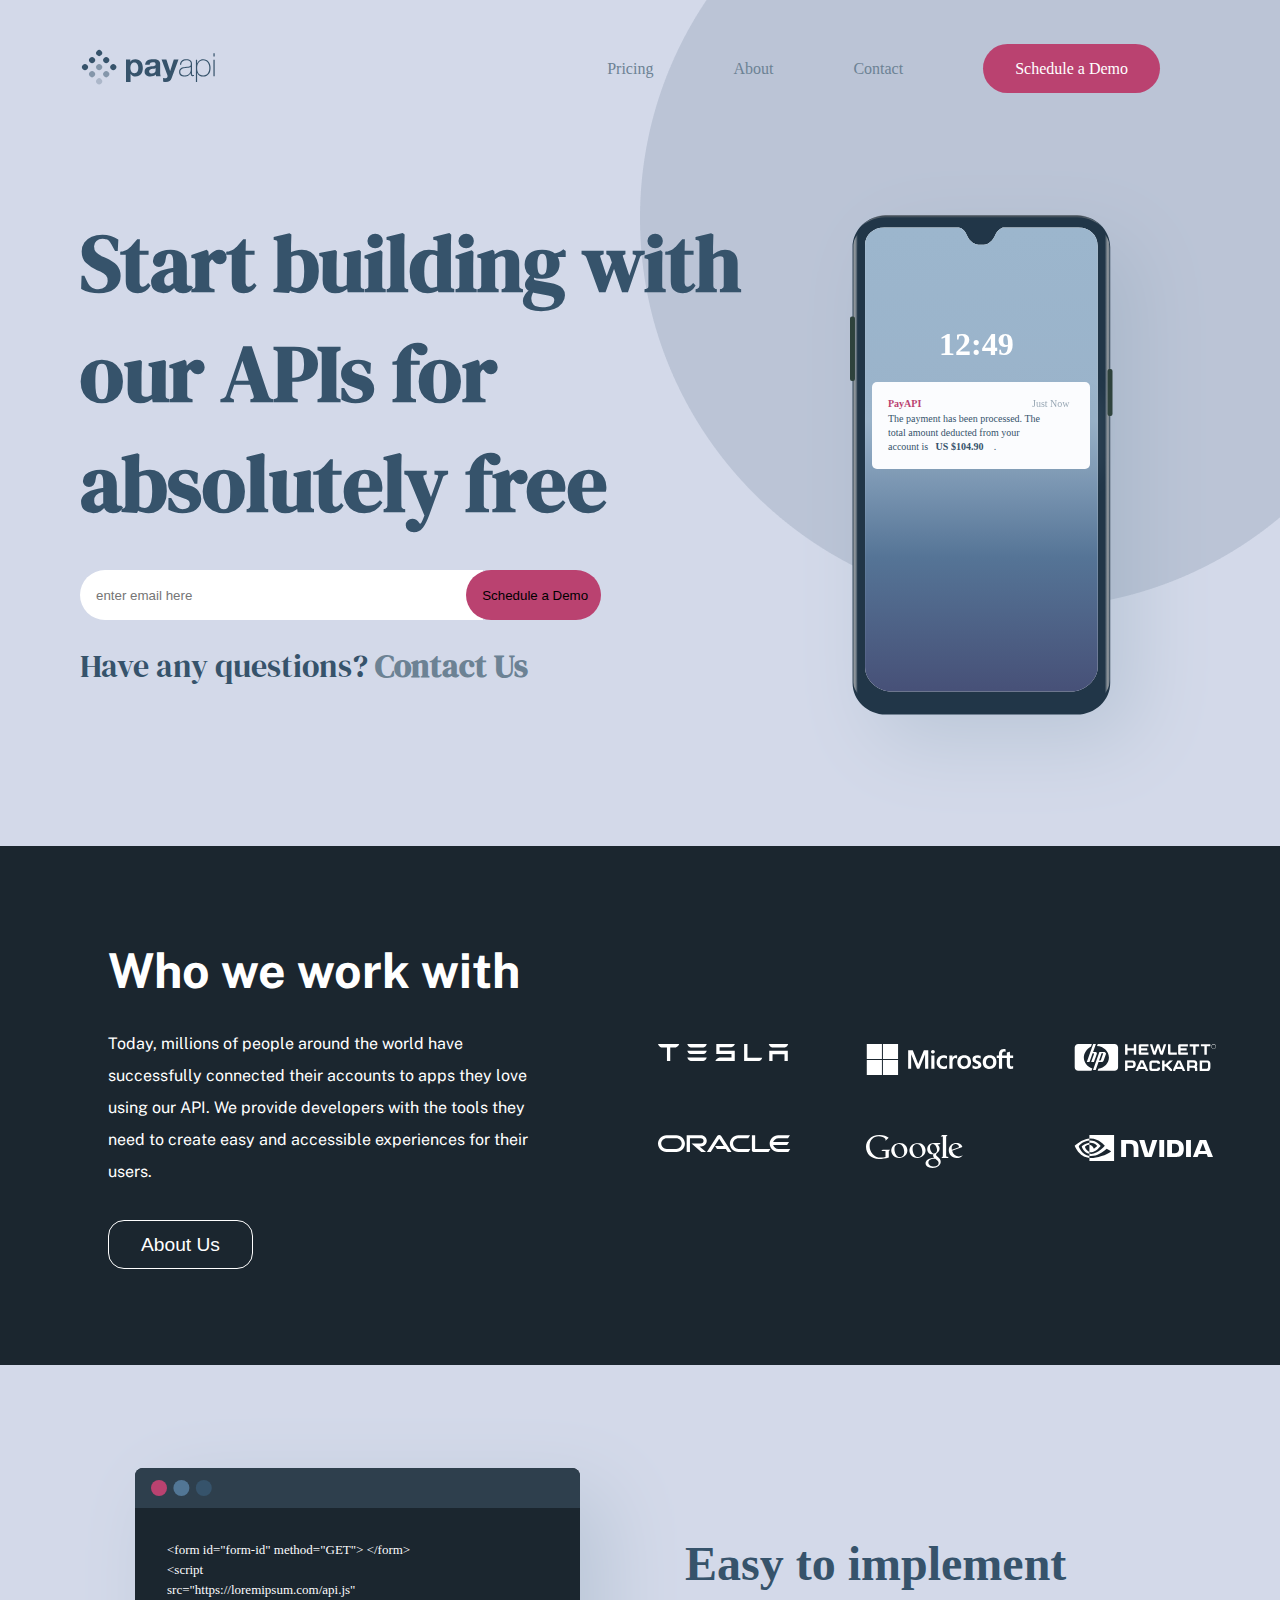
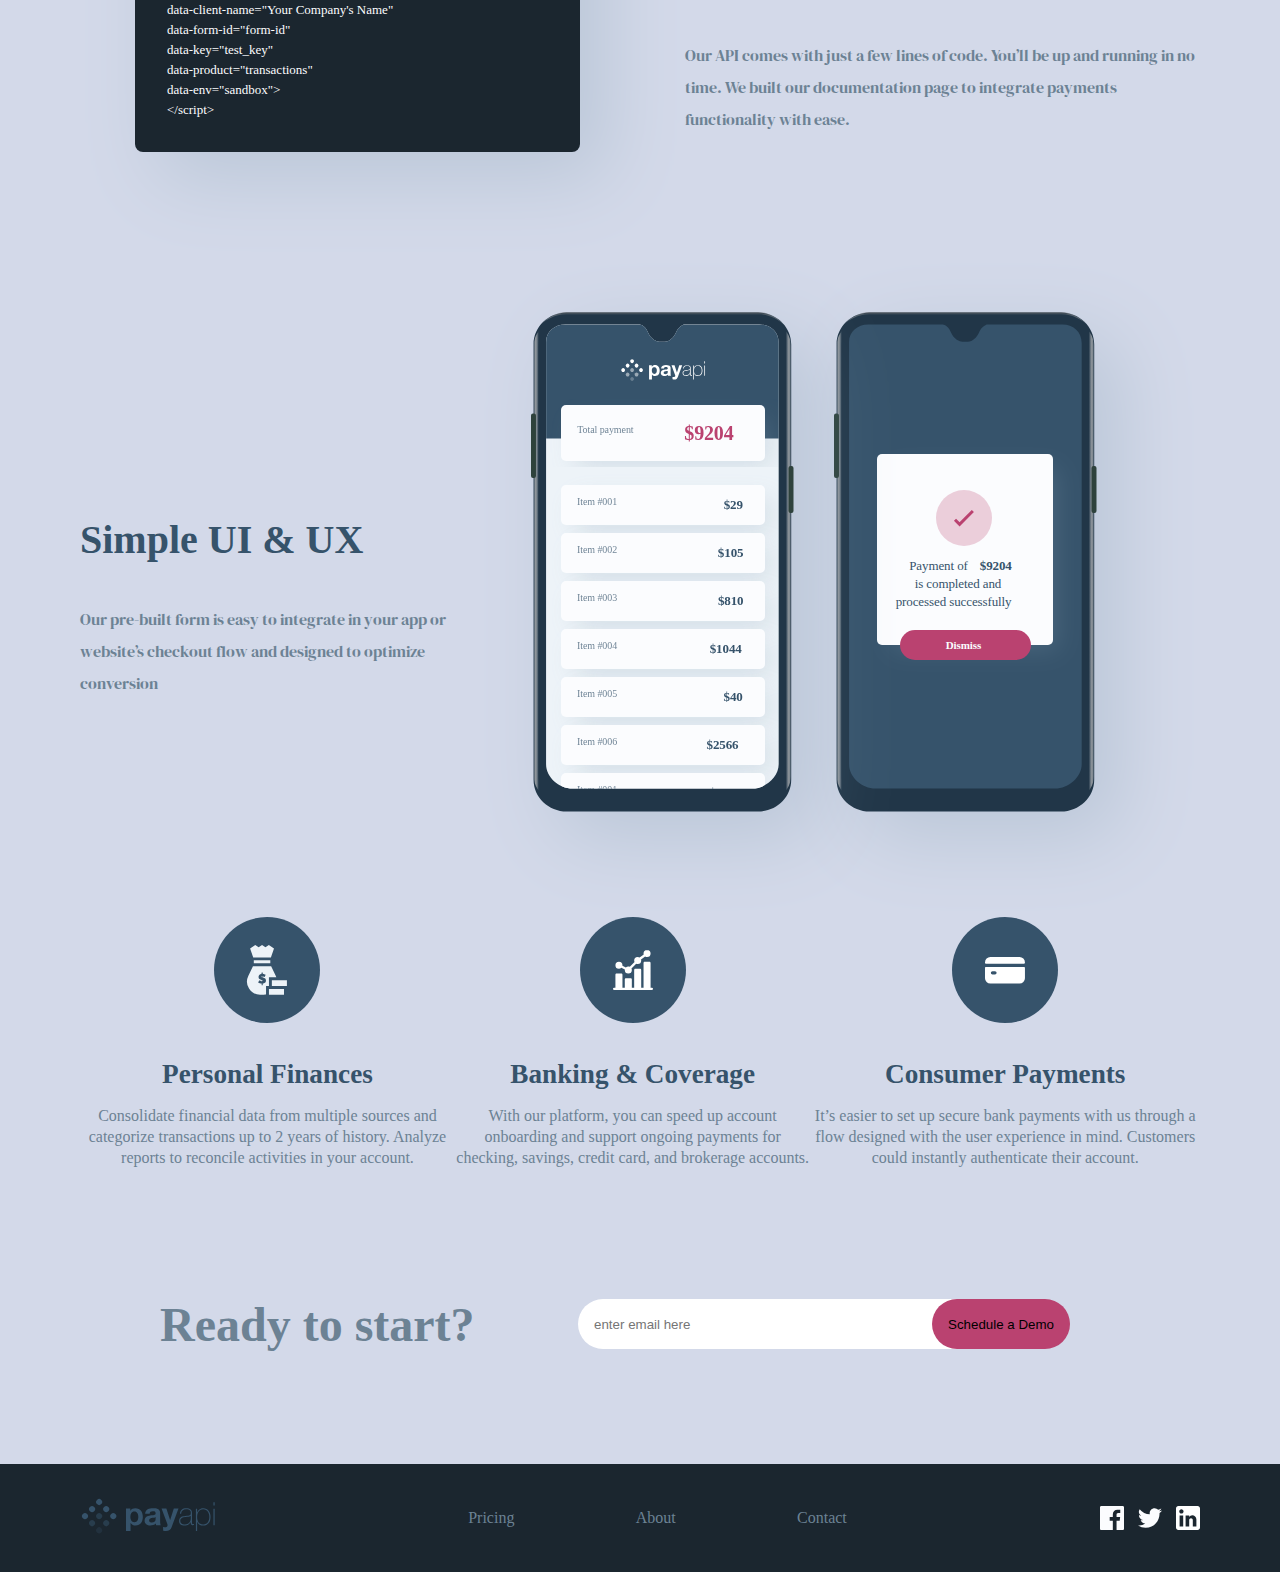
<file: payapi-multi-page-website/starter-code/index.html>
<!DOCTYPE html>
<html lang="en">
  <head>
    <meta charset="UTF-8" />
    <meta name="viewport" content="width=device-width, initial-scale=1.0" />

    <link
      rel="icon"
      type="image/png"
      sizes="32x32"
      href="./assets/favicon-32x32.png"
    />
    <link rel="stylesheet" href="style.css" />
    <link rel="preconnect" href="https://fonts.googleapis.com" />
    <link rel="preconnect" href="https://fonts.gstatic.com" crossorigin />
    <link
      href="https://fonts.googleapis.com/css2?family=DM+Serif+Display&family=Public+Sans&display=swap"
      rel="stylesheet"
    />
    <title>Frontend Mentor | PayAPI Website Challenge</title>
  </head>

  <body class="bg-circle">
    <section class="">
      <header>
        <nav class="navbar container">
          <li class="logo">
            <a href="index.html"
              ><img src="assets/shared/desktop/logo.svg" alt=""
            /></a>
          </li>
          <ul class="nav_links">
            <li class="nav_list"><a href="pricing.html">Pricing</a></li>
            <li class="nav_list"><a href="about.html">About</a></li>
            <li class="nav_list"><a href="contact.html">Contact</a></li>
            <li class="nav_list">
              <a class="btn" href="#">Schedule a Demo</a>
            </li>
          </ul>

          <img class="toggle_btn" src="assets/shared/mobile/menu.svg" alt="" />
        </nav>
      </header>
      <img
        src="assets/home/desktop/illustration-phone-mockup.svg"
        class="big_phone"
        alt=""
      />
      <img src="assets/Bitmap-4.png" class="head_layer" alt="" />
      <section class="hero container">
        <div class="hero-1">
          <h1>Start building with our APIs for absolutely free</h1>
          <form>
            <input
              type="text"
              class="hero_input_1"
              placeholder="enter email here"
            />
            <input type="submit" class="hero_input_2" value="Schedule a Demo" />
          </form>
          <h3>Have any questions? <span>Contact Us </span></h3>
        </div>
      </section>

      <!------END HERO WITH  BIG TEXT------------------ -->

      <!-- BEGIN SECTION WITH BLUE BACKGROUND------------------ -->
      <section class="about-us">
        <div class="para-info container">
          <h1>Who we work with</h1>
          <p class="para-main">
            Today, millions of people around the world have successfully
            connected their accounts to apps they love using our API. We provide
            developers with the tools they need to create easy and accessible
            experiences for their users.
          </p>
          <button class="about">About Us</button>
        </div>

        <div class="social-info">
          <img src="assets/shared/desktop/tesla.svg" alt="" />
          <img src="assets/shared/desktop/microsoft.svg" alt="" />
          <img src="assets/shared/desktop/hewlett-packard.svg" alt="" />
          <img src="assets/shared/desktop/oracle.svg" alt="" />
          <img src="assets/shared/desktop/google.svg" alt="" />
          <img src="assets/shared/desktop/nvidia.svg" alt="" />
        </div>
      </section>
      <!-- END SECTION WITH BLUE BACKGROUND------------------ -->
      <!-- <div class="relative_container">
        <img
          class="phone-1"
          src="assets/home/desktop/illustration-phone-mockup.svg"
          alt=""
        />
        <img class="head_layer" src="assets/Maspng" alt="" />
      </div> -->

      <section class="container">
        <div class="text_pic">
          <img
            src="assets/home/desktop/illustration-easy-to-implement.svg"
            alt=""
          />

          <div class="image_text">
            <h1>Easy to implement</h1>
            <p>
              Our API comes with just a few lines of code. You’ll be up and
              running in no time. We built our documentation page to integrate
              payments functionality with ease.
            </p>
          </div>
        </div>

        <div class="simple_text">
          <div class="simple">
            <h1>Simple UI & UX</h1>
            <p>
              Our pre-built form is easy to integrate in your app or website’s
              checkout flow and designed to optimize conversion
            </p>
          </div>

          <img
            class="simple_img"
            src="assets/home/desktop/illustration-simple-ui.svg"
            alt=""
            class="img-1"
          />
        </div>

        <div class="packages">
          <div class="finance">
            <img
              class="package-img"
              src="assets/home/desktop/icon-personal-finances.svg"
              alt=""
            />
            <h3 class="custom">Personal Finances</h3>
            <p class="para-1">
              Consolidate financial data from multiple sources and categorize
              transactions up to 2 years of history. Analyze reports to
              reconcile activities in your account.
            </p>
          </div>
          <div class="banking">
            <img
              class="package-img"
              src="assets/home/desktop/icon-banking-and-coverage.svg"
              alt=""
            />
            <h3 class="custom">Banking & Coverage</h3>
            <p class="para-1">
              With our platform, you can speed up account onboarding and support
              ongoing payments for checking, savings, credit card, and brokerage
              accounts.
            </p>
          </div>
          <div class="payment">
            <img
              class="package-img"
              src="assets/home/desktop/icon-consumer-payments.svg"
              alt=""
            />
            <h3 class="custom">Consumer Payments</h3>
            <p class="para-1">
              It’s easier to set up secure bank payments with us through a flow
              designed with the user experience in mind. Customers could
              instantly authenticate their account.
            </p>
          </div>
        </div>

        <div class="ready container">
          <div class="ready-info">
            <h1>Ready to start?</h1>
          </div>
          <form action="">
            <input
              type="text"
              class="ready_input_1"
              placeholder="enter email here"
            />
            <input
              type="submit"
              class="ready_input_2"
              value="Schedule a Demo"
            />
          </form>
        </div>
      </section>

      <footer class="footer container">
        <div class="logo_footer">
          <img src="assets/shared/desktop/logo.svg" alt="" />
        </div>
        <nav class="footer_nav">
          <ul class="nav_items">
            <li class="nav-list"><a href="pricing.html">Pricing</a></li>
            <li class="nav-list"><a href="about.html">About</a></li>
            <li class="nav-list"><a href="contact.html">Contact</a></li>
          </ul>
        </nav>
        <div class="socials-1">
          <img src="assets/shared/desktop/facebook.svg" alt="" />
          <img src="assets/shared/desktop/twitter.svg" alt="" />
          <img src="assets/shared/desktop/linkedin.svg" alt="" />
        </div>
      </footer>
    </section>
    <script src="index.js"></script>
  </body>
</html>
</file>
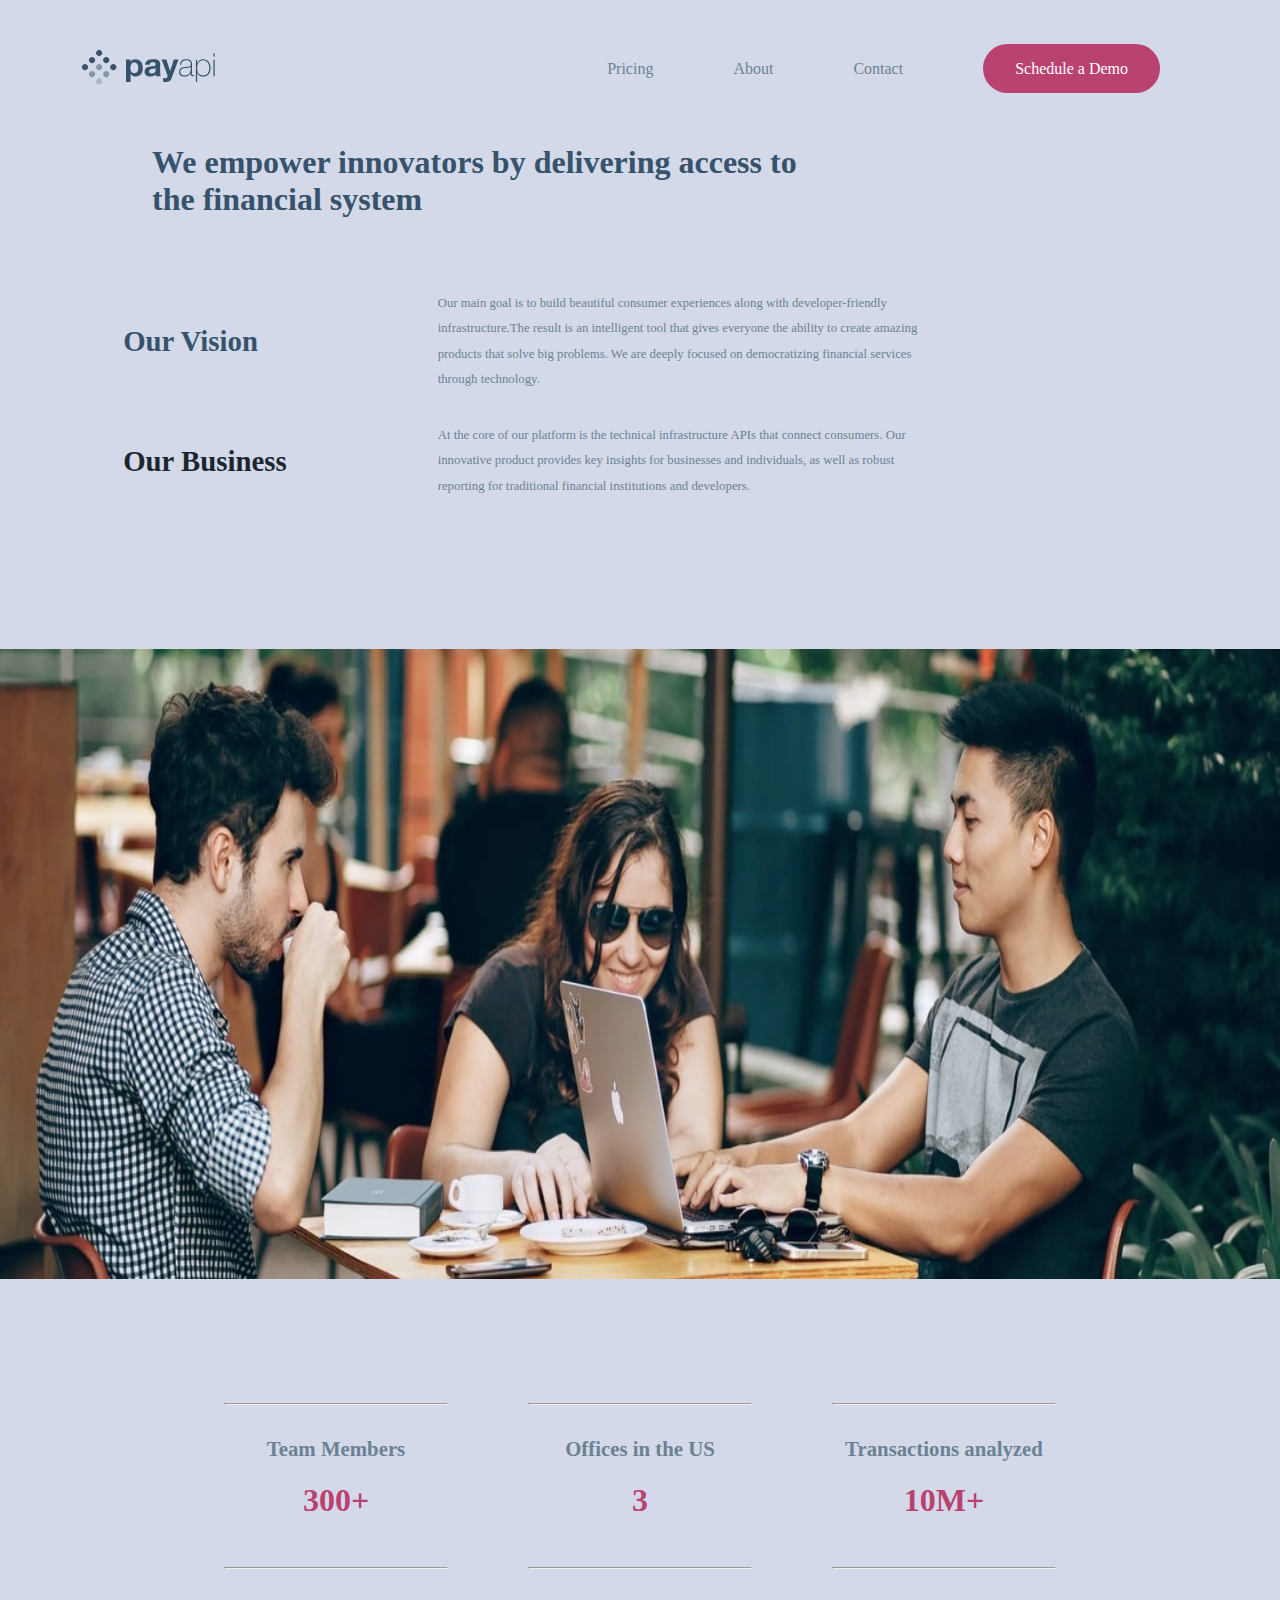
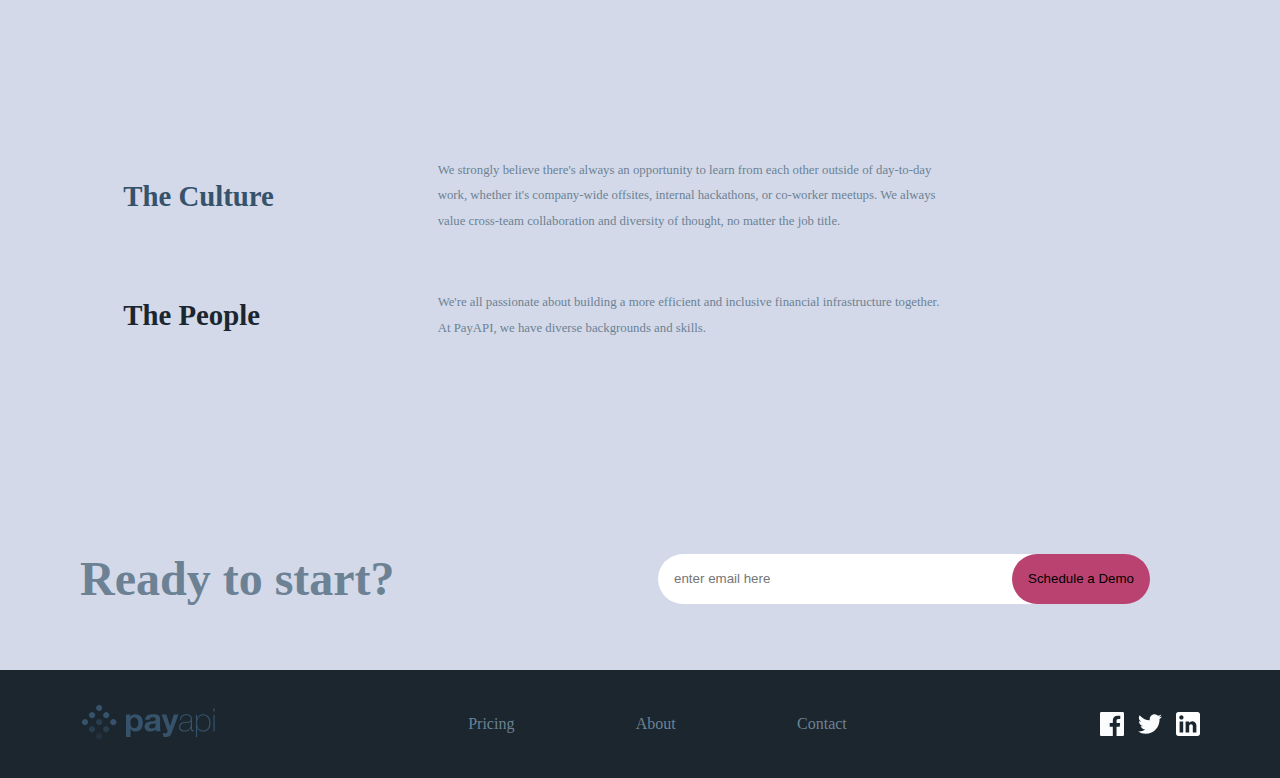
<file: payapi-multi-page-website/starter-code/about.html>
<!DOCTYPE html>
<html lang="en">
  <head>
    <meta charset="UTF-8" />
    <meta name="viewport" content="width=device-width, initial-scale=1.0" />

    <link
      rel="icon"
      type="image/png"
      sizes="32x32"
      href="./assets/favicon-32x32.png"
    />
    <link rel="stylesheet" href="style.css" />
    <title>Frontend Mentor | PayAPI Website Challenge</title>
  </head>

  <body class="bg-sem">
    <header>
      <nav class="navbar container">
        <li class="logo">
          <a href="index.html"
            ><img src="assets/shared/desktop/logo.svg" alt=""
          /></a>
        </li>
        <ul class="nav_links">
          <li><a href="pricing.html">Pricing</a></li>
          <li><a href="about.html">About</a></li>
          <li><a href="contact.html">Contact</a></li>
          <li><a class="btn" href="#">Schedule a Demo</a></li>
        </ul>

        <img class="toggle_btn" src="assets/shared/mobile/menu.svg" alt="" />
      </nav>
    </header>
    <!-- <div class="pos">
        <img src="assets/Bitmap-2.png" alt="" />
      </div> -->

    <section class="about_header container">
      <h1>
        We empower innovators by delivering access to the financial system
      </h1>

      <div class="vision">
        <h3>Our Vision</h3>
        <p>
          Our main goal is to build beautiful consumer experiences along with
          developer-friendly infrastructure.The result is an intelligent tool
          that gives everyone the ability to create amazing products that solve
          big problems. We are deeply focused on democratizing financial
          services through technology.
        </p>
      </div>

      <div class="business">
        <h3>Our Business</h3>
        <p>
          At the core of our platform is the technical infrastructure APIs that
          connect consumers. Our innovative product provides key insights for
          businesses and individuals, as well as robust reporting for
          traditional financial institutions and developers.
        </p>
      </div>
    </section>

    <section class="about-background">
      <img src="assets/about/desktop/image-team-members.jpg" alt="" />
    </section>

    <section class="plan container">
      <div class="free_plan">
        <hr />
        <p>Team Members</p>
        <h2>300+</h2>
        <hr />
      </div>
      <div class="basic_plan">
        <hr />
        <p>Offices in the US</p>
        <h2>3</h2>
        <hr />
      </div>

      <div class="premium_plan">
        <hr />
        <p>Transactions analyzed</p>
        <h2>10M+</h2>

        <hr />
      </div>
    </section>
    <section class="about_header container">
      <div class="vision">
        <h3>The Culture</h3>
        <p>
          We strongly believe there's always an opportunity to learn from each
          other outside of day-to-day work, whether it's company-wide offsites,
          internal hackathons, or co-worker meetups. We always value cross-team
          collaboration and diversity of thought, no matter the job title.
        </p>
      </div>
      <div class="business">
        <h3>The People</h3>
        <p>
          We're all passionate about building a more efficient and inclusive
          financial infrastructure together. At PayAPI, we have diverse
          backgrounds and skills.
        </p>
      </div>
    </section>

    <div class="ready container">
      <div class="ready-info">
        <h1>Ready to start?</h1>
      </div>
      <form action="">
        <input
          type="text"
          class="ready_input_1"
          placeholder="enter email here"
        />
        <input type="submit" class="ready_input_2" value="Schedule a Demo" />
      </form>
    </div>
    <footer class="footer container">
      <div class="logo_footer">
        <img src="assets/shared/desktop/logo.svg" alt="" />
      </div>
      <nav class="footer_nav">
        <ul class="nav_items">
          <li class="nav-list"><a href="pricing.html">Pricing</a></li>
          <li class="nav-list"><a href="about.html">About</a></li>
          <li class="nav-list"><a href="contact.html">Contact</a></li>
        </ul>
      </nav>
      <div class="socials-1">
        <img src="assets/shared/desktop/facebook.svg" alt="" />
        <img src="assets/shared/desktop/twitter.svg" alt="" />
        <img src="assets/shared/desktop/linkedin.svg" alt="" />
      </div>
    </footer>
    <script src="index.js"></script>
  </body>
</html>
</file>
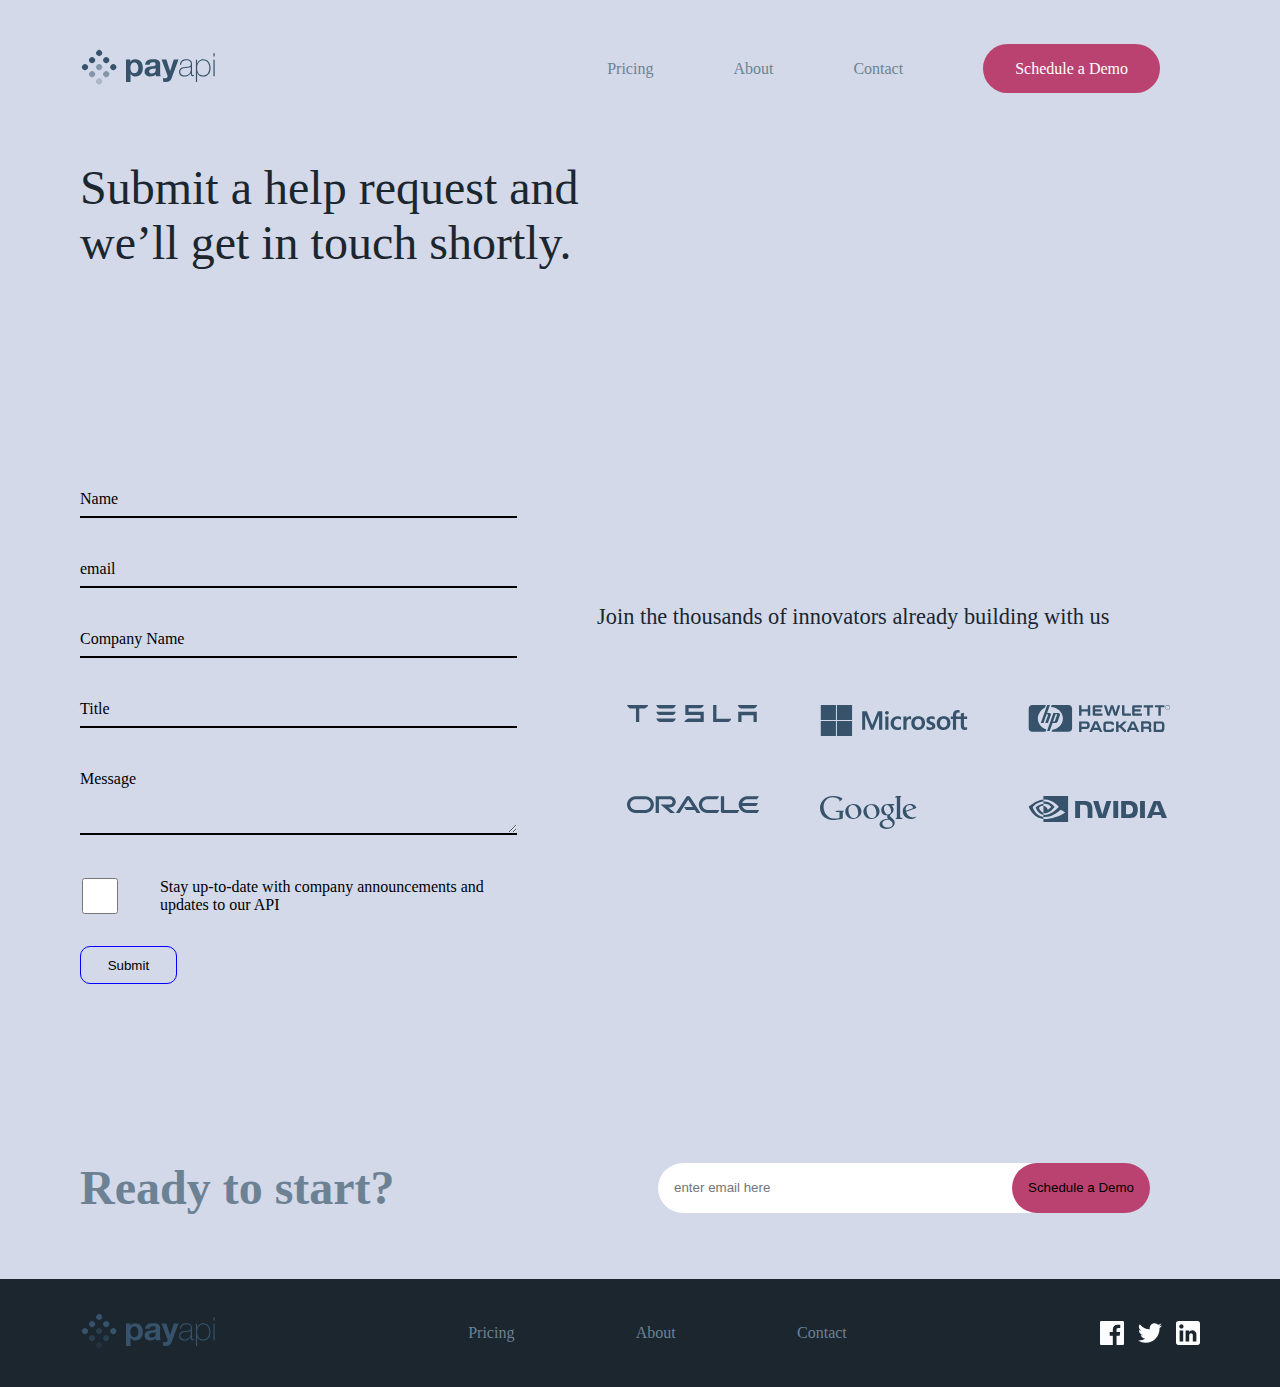
<file: payapi-multi-page-website/starter-code/contact.html>
<!DOCTYPE html>
<html lang="en">
  <head>
    <meta charset="UTF-8" />
    <meta name="viewport" content="width=device-width, initial-scale=1.0" />

    <link
      rel="icon"
      type="image/png"
      sizes="32x32"
      href="./assets/favicon-32x32.png"
    />
    <link rel="stylesheet" href="style.css" />

    <title>Frontend Mentor | PayAPI Website Challenge</title>
  </head>

  <body class="">
    <header>
      <nav class="navbar container">
        <li class="logo">
          <a href="index.html"
            ><img src="assets/shared/desktop/logo.svg" alt=""
          /></a>
        </li>
        <ul class="nav_links">
          <li><a href="pricing.html">Pricing</a></li>
          <li><a href="about.html">About</a></li>
          <li><a href="contact.html">Contact</a></li>
          <li><a class="btn" href="#">Schedule a Demo</a></li>
        </ul>

        <img class="toggle_btn" src="assets/shared/mobile/menu.svg" alt="" />
      </nav>
    </header>
    <section class="head container">
      <p>Submit a help request and we’ll get in touch shortly.</p>
    </section>
    <section class="form container">
      <form action="" method="GET" class="cont">
        <div class="input">
          <input type="text" class="input" required />
          <label for="">Name</label>
        </div>
        <div class="input">
          <input type="email" required />
          <label for="">email</label>
        </div>
        <div class="input">
          <input type="text" />
          <label for="">Company Name</label>
        </div>
        <div class="input">
          <input type="text" />
          <label for="">Title</label>
        </div>
        <div class="input">
          <textarea name="message" id="message" cols="30" rows="5"></textarea>
          <label for="">Message</label>
        </div>
        <div class="check">
          <input type="checkbox" />
          <p>
            Stay up-to-date with company announcements and updates to our API
          </p>
        </div>
        <div class="form_btn">
          <input type="submit" class="submit" />
        </div>
      </form>
      <div class="media_collections">
        <p>Join the thousands of innovators already building with us</p>
        <div class="social-info1">
          <img src="assets/shared/desktop/tesla.svg" alt="" />
          <img src="assets/shared/desktop/microsoft.svg" alt="" />
          <img src="assets/shared/desktop/hewlett-packard.svg" alt="" />
          <img src="assets/shared/desktop/oracle.svg" alt="" />
          <img src="assets/shared/desktop/google.svg" alt="" />
          <img src="assets/shared/desktop/nvidia.svg" alt="" />
        </div>
      </div>
    </section>

    <div class="ready container">
      <div class="ready-info">
        <h1>Ready to start?</h1>
      </div>
      <form action="">
        <input
          type="text"
          class="ready_input_1"
          placeholder="enter email here"
        />
        <input type="submit" class="ready_input_2" value="Schedule a Demo" />
      </form>
    </div>

    <footer class="footer container">
      <div class="logo_footer">
        <img src="assets/shared/desktop/logo.svg" alt="" />
      </div>
      <nav class="footer_nav">
        <ul class="nav_items">
          <li class="nav-list"><a href="pricing.html">Pricing</a></li>
          <li class="nav-list"><a href="about.html">About</a></li>
          <li class="nav-list"><a href="contact.html">Contact</a></li>
        </ul>
      </nav>
      <div class="socials-1">
        <img src="assets/shared/desktop/facebook.svg" alt="" />
        <img src="assets/shared/desktop/twitter.svg" alt="" />
        <img src="assets/shared/desktop/linkedin.svg" alt="" />
      </div>
    </footer>
    <script src="index.js"></script>
  </body>
</html>
</file>
<file: payapi-multi-page-website/starter-code/style.css>
* {
  margin: 0;
  padding: 0;
  box-sizing: border-box;
}

/* --------global styles */
html {
  scroll-behavior: smooth;
  font-size: 16px;
}
a {
  list-style: none;
  color: rgb(108, 130, 148);
  text-decoration: none;
}
body {
  background-color: rgb(211, 217, 233);
  width: 100%;
  background-repeat: no-repeat;
  background-position: top right;
}
/* --------------------End of global styles-------------- */

/* -----------------------header styling===================== */
.navbar {
  position: absolute;
  left: 0;
  top: 0;
  width: 100%;
  display: flex;
  justify-content: space-between;
  padding: 20px;
}
.navbar li {
  list-style: none;
}
ul {
  list-style: none;
}
.container {
  padding: 3em 5em;
}
.nav_links {
  display: flex;
  align-items: center;
}
.nav_links li {
  margin: 0 40px;
}
.btn {
  background-color: rgb(186, 66, 112);
  color: #fff;
  padding: 1em 2em;
  border: none;
  border-radius: 3rem;
  cursor: pointer;
}
.toggle_btn {
  position: absolute;
  top: 30px;
  right: 30px;
  width: 40px;
  cursor: pointer;
  display: none;
  z-index: 99;
}
.bg-circle {
  background-image: url(assets/Bitmap-1.png);
  background-repeat: no-repeat;
  background-position: top right;
  padding: 0;
}
.big_phone {
  position: absolute;
  top: 10rem;
  right: 4rem;
}
@media (max-width: 850px) {
  .navbar {
    padding: 0;
  }
  .logo {
    position: absolute;
    top: 30px;
    left: 30px;
    z-index: 99;
  }
  .nav_links {
    flex-direction: column;
    width: 100%;
    justify-content: center;
    height: 100vh;
    position: absolute;
    margin-top: -900px;
    background: #36536b;
    transition: 0.5s ease-in-out;
  }
  .nav_links li {
    margin: 30px auto;
  }
  .nav_links.active {
    margin-top: 0px;
  }
  .toggle_btn {
    display: block;
    z-index: 99;
  }
}

/* -----------------------End of header styles-------------------- */

/* -------------Hero styling with big text----------------- */
.phone-1 {
  display: none;
}
.head_layer {
  display: none;
}
.small_cover {
  display: none;
}
.hero {
  margin-top: 10rem;
  font-family: "DM Serif Display", serif;
}
.hero-1 {
  width: 60%;
  padding-bottom: 30px;
}
.hero-1 > h1 {
  font-size: 5rem;
  margin-bottom: 2rem;
  color: rgb(54, 83, 107);
}

.hero_input_1 {
  padding: 1rem;
  width: 60%;
  border: none;
  outline: none;
  border-radius: 25px 0 0 25px;
  height: 50px;
}
.hero_input_2 {
  width: 20%;
  height: 50px;
  border: none;
  outline: none;
  padding: 1rem;
  border-radius: 25px 25px;
  position: relative;
  left: -20px;
  background: rgb(186, 66, 112);
}
@media screen and (max-width: 850px) {
  .hero_input_1 {
    width: 100%;
    border-radius: 2rem;
    margin-bottom: 30px;
  }
  .hero-1 > h1,
  h3 {
    text-align: center;
  }
  .phone-1 {
    display: block;
    position: absolute;
    top: 90px;
    left: 30px;
    width: 100%;
  }
  .head_layer {
    display: block;
    position: absolute;
    top: 0px;
    left: 0px;
    width: 100%;
    z-index: -1;
  }
}
@media (max-width: 850px) {
  .hero {
    margin-top: 45em;
  }
  .hero-1 {
    display: flex;
    flex-direction: column;
    width: 100%;
    justify-content: center;
    align-items: center;
  }
  .hero-1 > h1 {
    font-size: 3rem;
    margin-bottom: 2rem;
    text-align: center;
  }
  .hero_input_1 {
    width: 100%;
  }
  .hero_input_2 {
    width: 100%;
    left: 0;
  }
  form {
    display: flex;
    flex-direction: column;
    align-items: center;
  }
}

/* -------------END OF HERO SECTION ------------------ */
.ready_input_1 {
  padding: 1rem;
  width: 400px;
  border: none;
  outline: none;
  border-radius: 25px;
  height: 50px;
  position: relative;
}
.ready_input_2 {
  height: 50px;
  border: none;
  outline: none;
  border-radius: 25px 25px;
  padding: 1rem;
  position: relative;
  left: -50px;
  background: rgb(186, 66, 112);
}

.hero-1 > h3 {
  font-size: 2rem;
  font-weight: lighter;
  color: rgb(54, 83, 107);
  margin-top: 1.5rem;
}
.hero-1 > h3 > span {
  font-weight: 600;
  color: rgb(108, 130, 148);
}
/* -------------------END OF HERO STYLING WITH BIG TEXT------------------- */

/* -----------xx----- ABOUT US WITH BLUE BACKGROUND----------------- */
.about-us {
  margin-top: 5rem;
  height: auto;
  padding: 3rem 0;
  background-color: rgb(27, 38, 47);
  display: flex;
  justify-content: center;
  align-items: center;
  width: 100%;
  font-family: "Public Sans", sans-serif;
}
.para-info {
  width: 600px;
  color: #fff;
}
.para-main {
  line-height: 2;
  margin-bottom: 2em;
}
.para-info > h1 {
  font-size: 3rem;
  margin-bottom: 0.6em;
}
.about {
  padding: 0.8rem 2rem;
  border-radius: 1rem;
  border: 1px solid white;
  font-size: 1.2rem;
  background: transparent;
  color: #fff;
}
.social-info {
  display: grid;
  grid-template-columns: 1fr 1fr 1fr;
}
.social-info1 {
  display: grid;
  grid-template-columns: 1fr 1fr 1fr;
}
.social-info > img {
  margin: 30px;
  filter: brightness(0) invert(3);
}
.social-info1 > img {
  margin: 30px;
}
@media (max-width: 850px) {
  .about-us {
    width: 100%;
  }
  .para-info h1 {
    align-items: center;
    font-size: 1.5rem;
    margin-bottom: 1.5rem;
  }
  .social-info {
    width: 100%;
    grid-template-columns: 1fr 1fr;
  }
  .social-info > img {
    margin: 20px;
  }
  .social-info1 {
    width: 100%;
    grid-template-columns: 1fr 1fr;
  }
  .social-info1 > img {
    margin: 20px;
  }
}

@media (max-width: 1000px) {
  .about-us {
    flex-direction: column-reverse;
  }
  .para-info {
    display: flex;
    flex-direction: column;
    align-items: center;
  }
  .para-info > h1 {
  }
  .para-info > p {
    width: 60%;
    text-align: center;
  }
}

/* -------------------------END OF ABOUT US WITH BLUE BACKGROUND------------------ */

/* ----------------maain section------------------- */

.simple_text {
  display: flex;
  justify-content: center;
  align-items: center;
}
.simple h1 {
  font-size: 2.5rem;
  margin: 1em auto;
  color: #36536b;
}
.simple p {
  line-height: 2;
  color: #6c8294;
  font-family: "DM Serif Display", serif;
}

.text_pic {
  display: flex;
  align-items: center;
  width: 100%;
}
.image_text h1 {
  margin-bottom: 1em;
  font-size: 3rem;
  text-align: start;
  color: #36536b;
}
.image_text p {
  line-height: 2;
  color: #6c8294;
  font-family: "DM Serif Display", serif;
}

.packages {
  display: flex;
  align-items: center;
  justify-content: space-between;
}
.finance,
.banking,
.payment {
  text-align: center;
}
.package-img {
  margin-bottom: 2rem;
}
.custom {
  margin-bottom: 1rem;
  font-size: 1.7rem;
}
.para-1 {
  line-height: 1.3;
  color: rgb(108, 130, 148);
}
@media (max-width: 850px) {
  .simple_text {
    flex-direction: column-reverse;
  }
  .simple h1 {
    font-size: 2.5rem;
    margin: 15px auto;
    text-align: center;
  }
  .simple {
    text-align: center;
  }
  .container {
    padding: 2em 2em;
  }
  .packages {
    flex-direction: column;
  }
  .simple_img {
    width: 80%;
    padding: auto 10em;
  }
  .text_pic {
    flex-direction: column;
    width: 100%;
  }
  .image_text h1 {
    text-align: center;
  }
  .image_text {
    width: 100%;
    text-align: center;
  }
  .text_pic img {
    width: 300px;
  }
}
h3 {
  color: #36536b;
}
.ready {
  display: flex;
  justify-content: space-between;
  align-items: center;
  margin-top: 5rem;
  flex-wrap: wrap;
  padding-bottom: 4rem;
}
.ready-info {
  font-size: 1.5rem;
  color: rgb(108, 130, 148);
  font-weight: 600;
}
.foot {
  display: flex;
  justify-content: space-between;
  align-items: center;
  width: 100%;
}
.socials-1 {
  display: flex;
  width: 100px;
  justify-content: space-between;
  align-items: center;
}
.nav_items {
  display: flex;
  width: 500px;
  justify-content: space-around;
}
.footer {
  background-color: rgb(27, 38, 47);
  height: 12vh;
  display: flex;
  justify-content: space-between;
  align-items: center;
}
@media (max-width: 850px) {
  .footer {
    height: 40vh;
    flex-direction: column;
    justify-content: center;
    align-items: center;
    width: 100%;
  }
  .nav_items {
    flex-direction: column;
    color: white;
  }
  .nav_list {
    font-size: 2rem;
  }
  .ready_input_1 {
    width: 100%;
    margin: 1em auto;
  }
  .ready_input_2 {
    left: 0;
    width: 100%;
  }
  .ready {
    flex-direction: column;
    align-items: center;
  }
}

/*-------------------- package styling------------------ */
.plan {
  display: flex;
  justify-content: center;
  align-items: center;
}
.free_plan > h2,
.basic_plan > h2,
.premium_plan > h2 {
  font-size: 2rem;
  color: rgb(186, 66, 112);
  margin-bottom: 1.5em;
  text-align: center;
}
.free_plan,
.basic_plan,
.premium_plan {
  width: 20%;
  margin: 40px;
}
.free_plan > p,
.basic_plan > p,
.premium_plan > p {
  margin-bottom: 1em;
  color: #6c8294;
  font-weight: 600;
  font-size: 1.3rem;
  text-align: center;
}

.free-plan > h2,
.basic-plan > h2,
.premium-plan > h2 {
  font-size: 2rem;
  color: rgb(186, 66, 112);
  margin-bottom: 1.5em;
}
.pricing {
  padding-bottom: 1em;
  padding-left: 2em;
  padding-top: 5em;
  text-align: left;
  font-size: 3rem;
  color: #36536b;
}
button {
  cursor: pointer;
}
.free-plan,
.basic-plan,
.premium-plan {
  margin: 2em;
  color: #6c8294;
}
.free-plan > p,
.basic-plan > p,
.premium-plan > p {
  margin-bottom: 1.5em;
  font-size: 1rem;
}
.free-plan > span,
.basic-plan > span,
.premium-plan > span {
  font-size: 2.5rem;
  padding-bottom: 5em;
  color: #36536b;
  font-weight: 800;
}
hr {
  margin: 2em auto;
}
.free-plan > button,
.basic-plan > button,
.premium-plan > button {
  padding: 1em 3em;
  color: #6c8294;
  border-radius: 2rem;
  border: 2px solid rgb(54, 83, 107);
  background: transparent;
}
.free-plan > ul > li,
.basic-plan > ul > li,
.premium-plan > ul > li {
  font-size: 1.5rem;
}
.free-plan > ul > li > img,
.basic-plan > ul > li > img,
.premium-plan > ul > li > img {
  margin-right: 1rem;
}
@media screen and (max-width: 850px) {
  .pricing {
    width: 100%;
    text-align: center;
    margin-right: 10em;
    color: #36536b;
  }
  hr {
    margin: 1em auto;
    font-weight: bold;
  }
  .plans {
    flex-direction: column;
    width: 100%;
    text-align: center;
  }
  .free-plan > h2,
  .basic-plan > h2,
  .premium-plan > h2 {
    text-align: center;
    margin-bottom: 3em;
  }
  .free-plan > p,
  .basic-plan > p,
  .premium-plan > p {
    display: none;
  }
  .free-plan > span,
  .basic-plan > span,
  .premium-plan > span {
    text-align: center;
    display: flex;
    flex-direction: column;
    align-items: center;
    padding-bottom: 2em;
  }
  .free_plan,
  .basic_plan,
  .premium_plan {
    width: 100%;
    padding: 0;
    align-items: center;
  }
  .free-plan > ul,
  .basic-plan > ul,
  .premium-plan > ul {
    font-size: 1.5rem;
  }
}

/* --------------------xx-------ABOUT STYLING ---------------------- */
.about-background {
  width: 100%;
}
.about-background img {
  width: 100%;
  height: 70vh;
}

.container_about {
  width: 100%;
  padding: 0 15%;
}
.about_header {
  margin-bottom: 5em;
}
.about_header > h1 {
  font-size: 2rem;
  width: 60%;
  margin-left: 4.5rem;
  margin-top: 3em;
  margin-bottom: 2em;
  display: flex;
  justify-content: center;
  align-items: center;
  color: #36536b;
}

.vision {
  display: flex;
  justify-content: center;
  align-items: center;
  color: #36536b;
}
.business {
  display: flex;
  color: #36536b;
  justify-content: center;
  align-items: center;
}
.business > h3 {
  margin: 1.5em;
  font-size: 1.8rem;
  color: rgb(27, 38, 47);
  width: 300px;
}
.business > p {
  font-size: 0.8rem;
  font-weight: 400;
  line-height: 2;
  color: #6c8294;
  width: 50%;
  margin-right: 20em;
}

.vision > h3 {
  margin: 1.5em;
  font-size: 1.8rem;
  color: #36536b;
  width: 300px;
}
.vision > p {
  font-size: 0.8rem;
  font-weight: 400;
  line-height: 2;
  color: #6c8294;
  width: 50%;
  margin-right: 20em;
}
@media (max-width: 850px) {
  .container_about {
    padding: 0;
    text-align: center;
  }
  .vision,
  .mission,
  .business {
    display: flex;
    flex-direction: column;
  }
  .about_header > h1 {
    font-size: 2rem;
    width: 100%;
    margin: 0;
    margin-top: 3em;
    margin-bottom: 2em;
    text-align: center;
  }
  .about-background img {
    width: 100%;
    background-size: contain;
    height: auto;
  }
  .plan {
    flex-direction: column;
    margin-top: 3em;
  }
  .free_plan,
  .basic_plan,
  .premium_plan {
    width: 100%;
    text-align: center;
  }
  .free_plan > hr,
  .basic_plan > hr,
  .premium_plan > hr {
    display: none;
  }
}
/* contact */
.head {
  margin: 7em 0;
}
.form {
  display: flex;
  justify-content: space-between;
  align-items: center;
  margin-top: 0;
}
.cont {
  background-color: rgb(211, 217, 233);
}
.social_info {
  display: grid;
  grid-template-columns: 1fr 1fr 1fr;
}
.social_info img {
  margin-bottom: 4em;
}
.media_collections {
  margin-left: 5em;
}
.media_collections p {
  font-size: 1.4rem;
  margin-bottom: 2em;
  color: rgb(27, 38, 47);
}

.cont .input {
  height: 40px;
  width: 100%;
  position: relative;
  margin-bottom: 30px;
  background-color: rgb(211, 217, 233);
}
.cont .input input {
  width: 100%;
  height: 40px;
  border: none;
  border-bottom: 2px solid black;
  outline: none;
  font-size: 1.2rem;
  background-color: rgb(211, 217, 233);
}
.cont .input label {
  position: absolute;
  bottom: 10px;
  left: 0;
}
.cont textarea {
  border: none;
  outline: none;
  background-color: rgb(211, 217, 233);
  border-bottom: 2px solid black;
  width: 100%;
}
.check {
  display: flex;
  margin-top: 5rem;
  margin-bottom: 2rem;
  justify-content: space-between;
}
.check p {
  padding-left: 40px;
}
.check input {
  width: 50px;
}
.submit {
  padding: 0.8em 2em;
  border-radius: 10px;
  background-color: transparent;
  border: 1px solid blue;
}
.head p {
  color: rgb(27, 38, 47);
  font-size: 3rem;
  width: 50%;
}
@media (max-width: 850px) {
  .form {
    flex-direction: column;
  }
  .head > p {
    text-align: center;
    width: 100%;
    margin-top: 2em;
  }
  .media_collections {
    margin-left: 0;
  }
  .form_btn {
    text-align: left;
    margin-bottom: 2em;
  }
  .bg-circle {
    background-image: none;
  }
  .bg-semi {
    background-image: none;
  }
}
@media (max-width: 1200px) {
  .navbar {
    width: 100%;
  }
  .container {
    padding: 2em;
  }
  .form {
    flex-direction: column;
  }
  .head > p {
    text-align: center;
    width: 100%;
  }
  .media_collections {
    margin-left: 0;
  }
  .form_btn {
    text-align: left;
    margin-bottom: 2em;
  }
  .ready {
    flex-direction: column;
  }
  .ready_input_1 {
    width: 300px;
  }
  .ready_input_2 {
    height: 50px;
    border: none;
  }

  .container_about {
    padding: 0;
    text-align: center;
  }
  .vision,
  .mission,
  .business {
    display: flex;
  }
  .about_header > h1 {
    font-size: 3rem;
    width: 70%;
    margin-top: 3em;
    margin-bottom: 2em;
    text-align: center;
  }
  .about-background img {
    width: 100%;
    background-size: contain;
    height: auto;
  }
  .plan {
    margin-top: 3em;
  }

  .pricing-title h1 {
    margin: 5em;
  }
  .big_phone {
    display: none;
  }
}
.bg-semi {
  background-image: url(assets/Bitmap-2.png);
}
</file>
